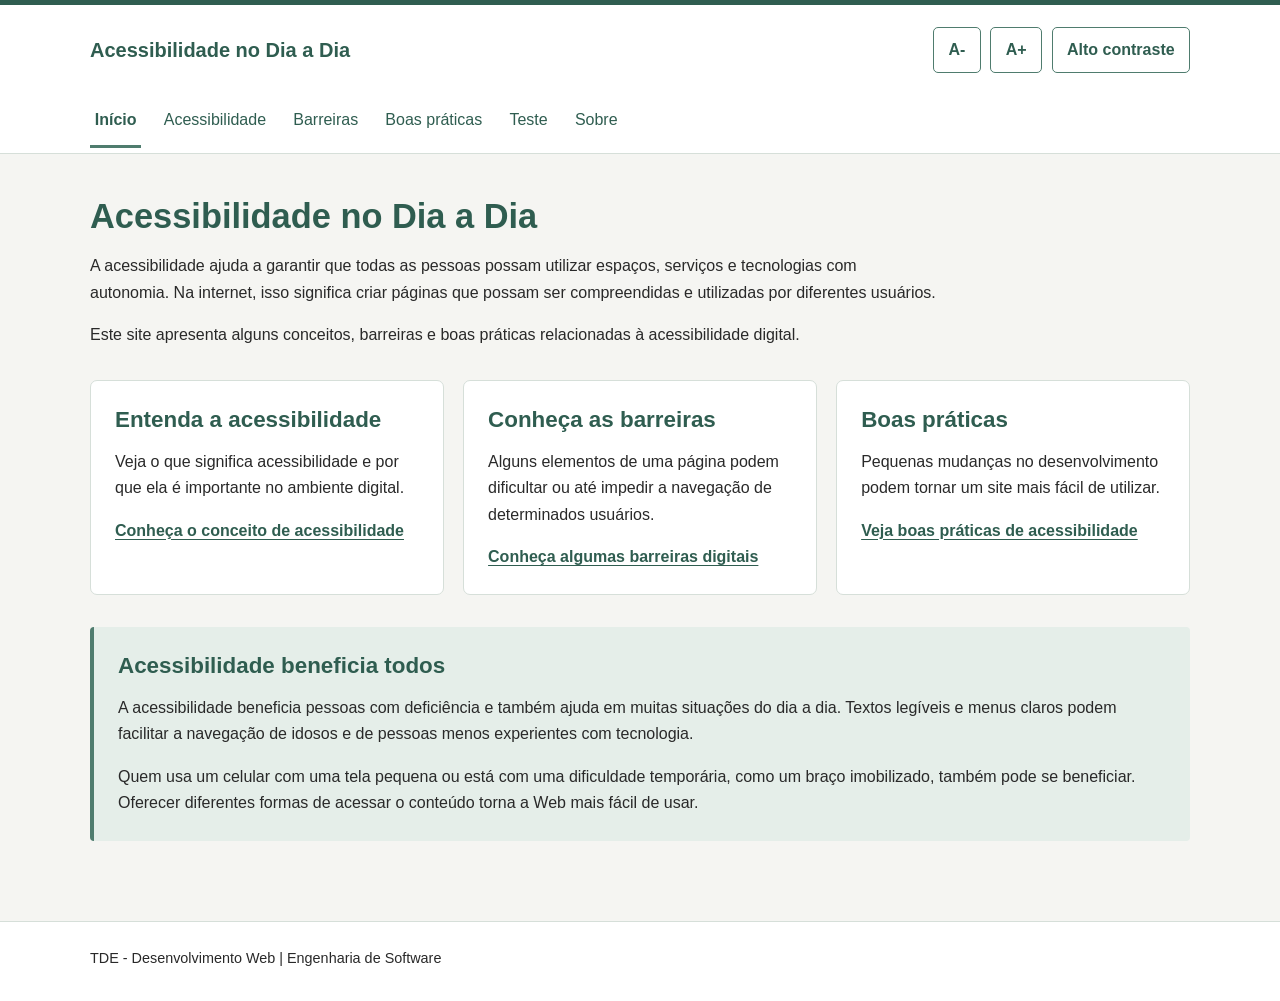
<file: index.html>
<!DOCTYPE html>
<html lang="pt-BR">
<head>
    <meta charset="UTF-8">
    <meta name="viewport" content="width=device-width, initial-scale=1.0">
    <title>Início | Acessibilidade no Dia a Dia</title>
    <link rel="stylesheet" href="css/style.css">
    <script src="js/script.js" defer></script>
</head>
<body>
    <a class="pular-conteudo" href="#conteudo">Pular para o conteúdo principal</a>
    <header class="cabecalho">
        <div class="container topo">
            <a class="nome-site" href="index.html">Acessibilidade no Dia a Dia</a>
            <div class="controles-acessibilidade" role="group" aria-label="Controles de acessibilidade">
                <button type="button" id="diminuir-fonte" aria-label="Diminuir tamanho do texto">A-</button>
                <button type="button" id="aumentar-fonte" aria-label="Aumentar tamanho do texto">A+</button>
                <button type="button" id="alternar-contraste" aria-pressed="false">Alto contraste</button>
            </div>
        </div>
        <nav class="container" aria-label="Menu principal">
            <ul class="menu">
                <li><a href="index.html" aria-current="page">Início</a></li>
                <li><a href="acessibilidade.html">Acessibilidade</a></li>
                <li><a href="barreiras.html">Barreiras</a></li>
                <li><a href="boas-praticas.html">Boas práticas</a></li>
                <li><a href="teste.html">Teste</a></li>
                <li><a href="sobre.html">Sobre</a></li>
            </ul>
        </nav>
    </header>
    <main id="conteudo" class="container" tabindex="-1">
        <section class="introducao">
            <h1>Acessibilidade no Dia a Dia</h1>
            <p>A acessibilidade ajuda a garantir que todas as pessoas possam utilizar espaços, serviços e tecnologias com autonomia. Na internet, isso significa criar páginas que possam ser compreendidas e utilizadas por diferentes usuários.</p>
            <p>Este site apresenta alguns conceitos, barreiras e boas práticas relacionadas à acessibilidade digital.</p>
        </section>
        <div class="cards">
            <section class="card">
                <h2>Entenda a acessibilidade</h2>
                <p>Veja o que significa acessibilidade e por que ela é importante no ambiente digital.</p>
                <a href="acessibilidade.html">Conheça o conceito de acessibilidade</a>
            </section>
            <section class="card">
                <h2>Conheça as barreiras</h2>
                <p>Alguns elementos de uma página podem dificultar ou até impedir a navegação de determinados usuários.</p>
                <a href="barreiras.html">Conheça algumas barreiras digitais</a>
            </section>
            <section class="card">
                <h2>Boas práticas</h2>
                <p>Pequenas mudanças no desenvolvimento podem tornar um site mais fácil de utilizar.</p>
                <a href="boas-praticas.html">Veja boas práticas de acessibilidade</a>
            </section>
        </div>
        <section class="destaque">
            <h2>Acessibilidade beneficia todos</h2>
            <p>A acessibilidade beneficia pessoas com deficiência e também ajuda em muitas situações do dia a dia. Textos legíveis e menus claros podem facilitar a navegação de idosos e de pessoas menos experientes com tecnologia.</p>
            <p>Quem usa um celular com uma tela pequena ou está com uma dificuldade temporária, como um braço imobilizado, também pode se beneficiar. Oferecer diferentes formas de acessar o conteúdo torna a Web mais fácil de usar.</p>
        </section>
    </main>
    <footer class="rodape">
        <div class="container">
            <p>TDE - Desenvolvimento Web | Engenharia de Software</p>
        </div>
    </footer>
</body>
</html>
</file>
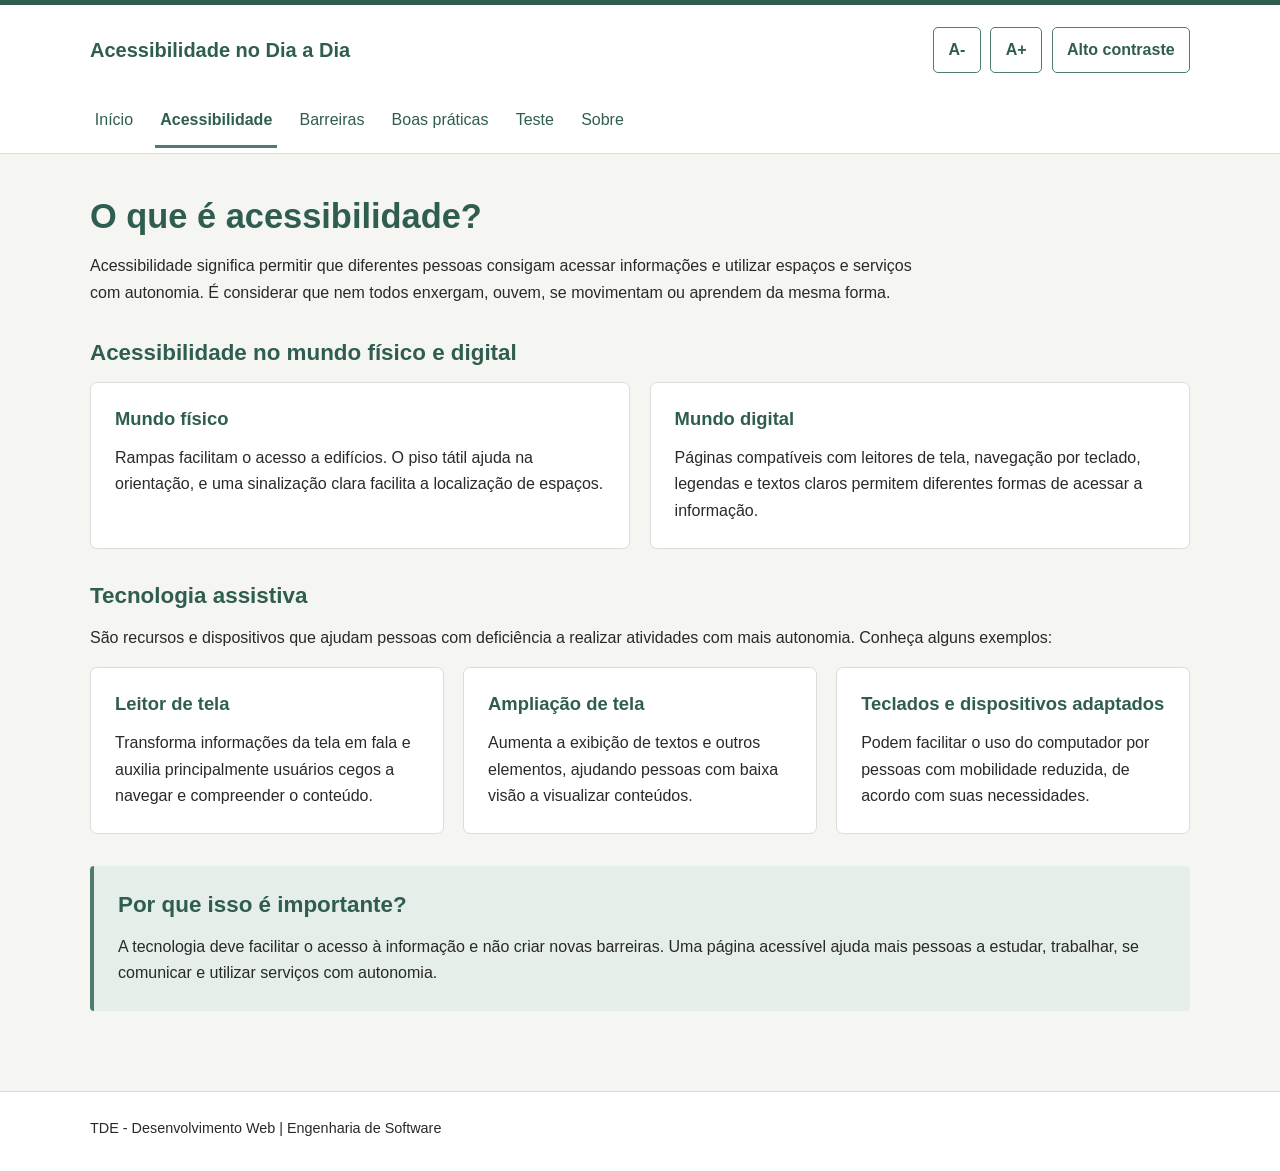
<file: acessibilidade.html>
<!DOCTYPE html>
<html lang="pt-BR">
<head>
    <meta charset="UTF-8">
    <meta name="viewport" content="width=device-width, initial-scale=1.0">
    <title>Acessibilidade | Acessibilidade no Dia a Dia</title>
    <link rel="stylesheet" href="css/style.css">
    <script src="js/script.js" defer></script>
</head>
<body>
    <a class="pular-conteudo" href="#conteudo">Pular para o conteúdo principal</a>
    <header class="cabecalho">
        <div class="container topo">
            <a class="nome-site" href="index.html">Acessibilidade no Dia a Dia</a>
            <div class="controles-acessibilidade" role="group" aria-label="Controles de acessibilidade">
                <button type="button" id="diminuir-fonte" aria-label="Diminuir tamanho do texto">A-</button>
                <button type="button" id="aumentar-fonte" aria-label="Aumentar tamanho do texto">A+</button>
                <button type="button" id="alternar-contraste" aria-pressed="false">Alto contraste</button>
            </div>
        </div>
        <nav class="container" aria-label="Menu principal">
            <ul class="menu">
                <li><a href="index.html">Início</a></li>
                <li><a href="acessibilidade.html" aria-current="page">Acessibilidade</a></li>
                <li><a href="barreiras.html">Barreiras</a></li>
                <li><a href="boas-praticas.html">Boas práticas</a></li>
                <li><a href="teste.html">Teste</a></li>
                <li><a href="sobre.html">Sobre</a></li>
            </ul>
        </nav>
    </header>
    <main id="conteudo" class="container" tabindex="-1">
        <section class="introducao">
            <h1>O que é acessibilidade?</h1>
            <p>Acessibilidade significa permitir que diferentes pessoas consigam acessar informações e utilizar espaços e serviços com autonomia. É considerar que nem todos enxergam, ouvem, se movimentam ou aprendem da mesma forma.</p>
        </section>
        <section>
            <h2>Acessibilidade no mundo físico e digital</h2>
            <div class="cards duas-colunas">
                <div class="card">
                    <h3>Mundo físico</h3>
                    <p>Rampas facilitam o acesso a edifícios. O piso tátil ajuda na orientação, e uma sinalização clara facilita a localização de espaços.</p>
                </div>
                <div class="card">
                    <h3>Mundo digital</h3>
                    <p>Páginas compatíveis com leitores de tela, navegação por teclado, legendas e textos claros permitem diferentes formas de acessar a informação.</p>
                </div>
            </div>
        </section>
        <section>
            <h2>Tecnologia assistiva</h2>
            <p>São recursos e dispositivos que ajudam pessoas com deficiência a realizar atividades com mais autonomia. Conheça alguns exemplos:</p>
            <div class="cards">
                <div class="card">
                    <h3>Leitor de tela</h3>
                    <p>Transforma informações da tela em fala e auxilia principalmente usuários cegos a navegar e compreender o conteúdo.</p>
                </div>
                <div class="card">
                    <h3>Ampliação de tela</h3>
                    <p>Aumenta a exibição de textos e outros elementos, ajudando pessoas com baixa visão a visualizar conteúdos.</p>
                </div>
                <div class="card">
                    <h3>Teclados e dispositivos adaptados</h3>
                    <p>Podem facilitar o uso do computador por pessoas com mobilidade reduzida, de acordo com suas necessidades.</p>
                </div>
            </div>
        </section>
        <section class="destaque">
            <h2>Por que isso é importante?</h2>
            <p>A tecnologia deve facilitar o acesso à informação e não criar novas barreiras. Uma página acessível ajuda mais pessoas a estudar, trabalhar, se comunicar e utilizar serviços com autonomia.</p>
        </section>
    </main>
    <footer class="rodape">
        <div class="container">
            <p>TDE - Desenvolvimento Web | Engenharia de Software</p>
        </div>
    </footer>
</body>
</html>
</file>
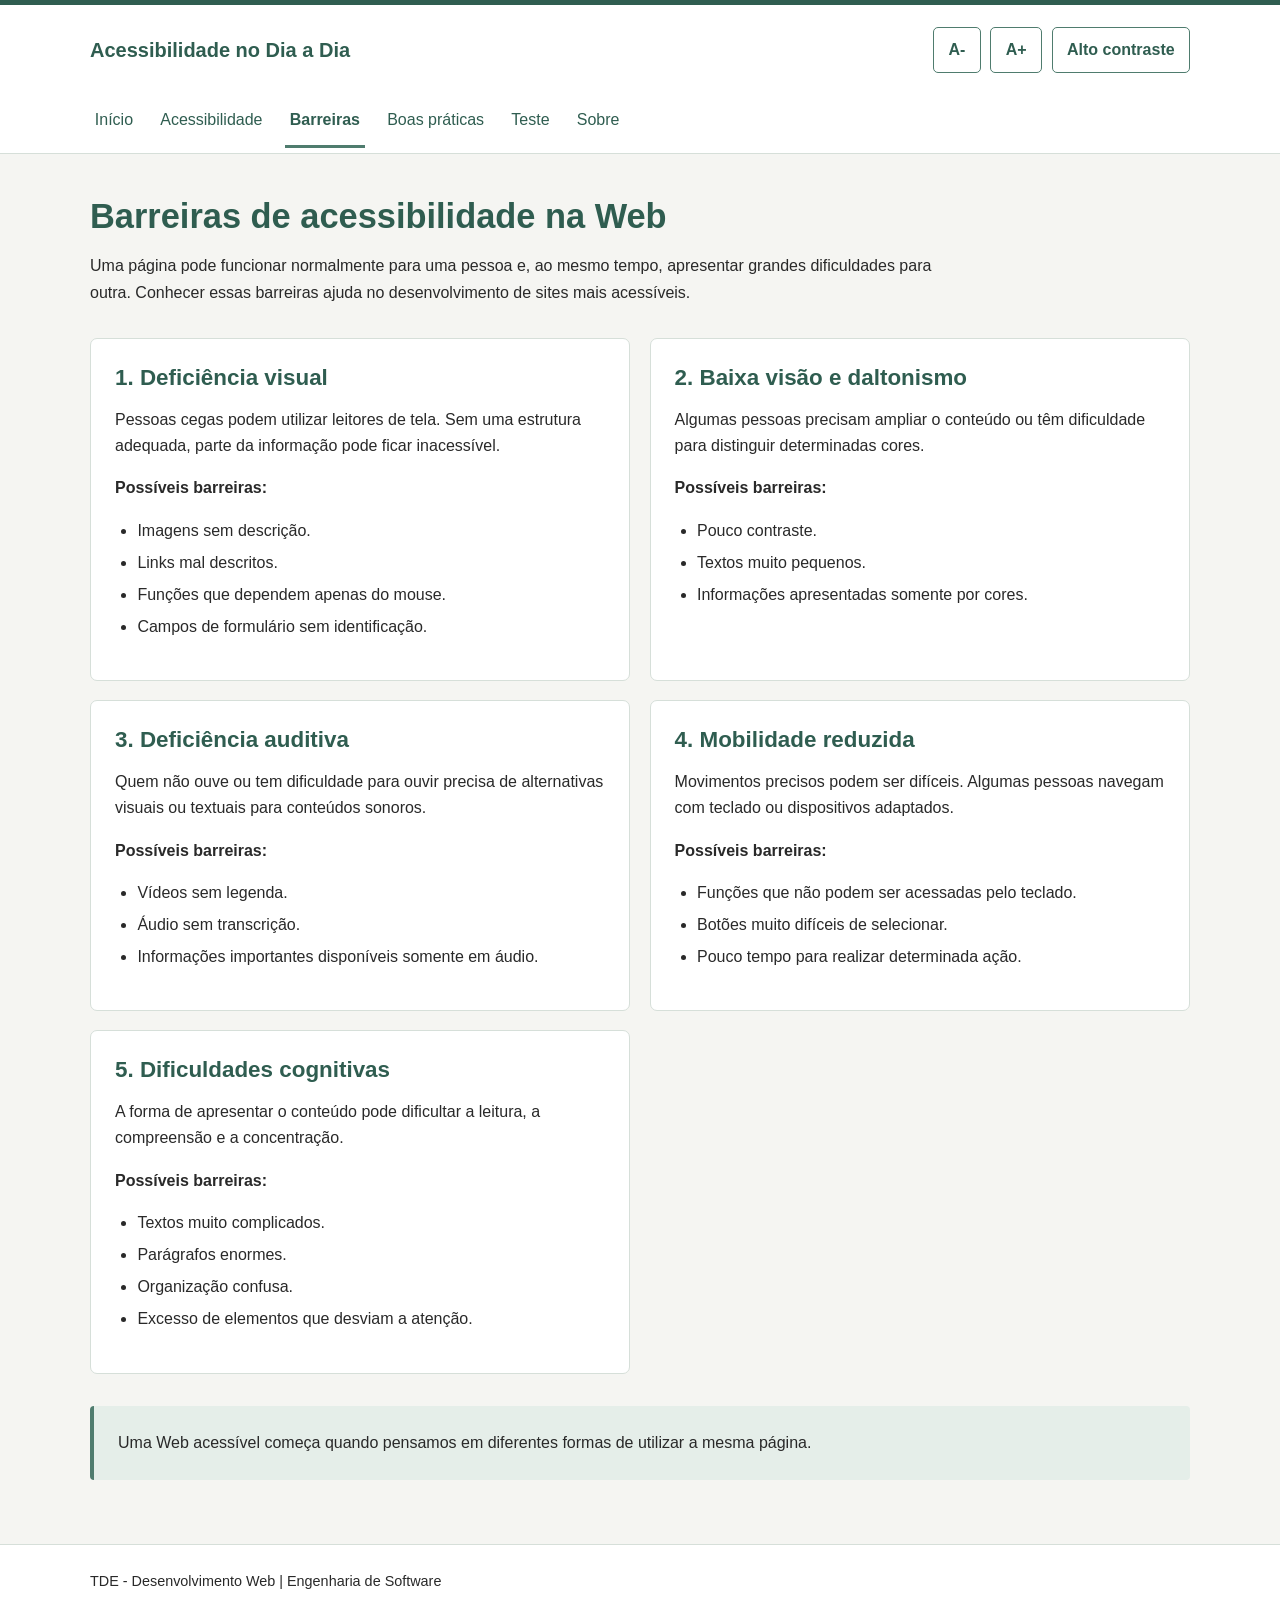
<file: barreiras.html>
<!DOCTYPE html>
<html lang="pt-BR">
<head>
    <meta charset="UTF-8">
    <meta name="viewport" content="width=device-width, initial-scale=1.0">
    <title>Barreiras | Acessibilidade no Dia a Dia</title>
    <link rel="stylesheet" href="css/style.css">
    <script src="js/script.js" defer></script>
</head>
<body>
    <a class="pular-conteudo" href="#conteudo">Pular para o conteúdo principal</a>
    <header class="cabecalho">
        <div class="container topo">
            <a class="nome-site" href="index.html">Acessibilidade no Dia a Dia</a>
            <div class="controles-acessibilidade" role="group" aria-label="Controles de acessibilidade">
                <button type="button" id="diminuir-fonte" aria-label="Diminuir tamanho do texto">A-</button>
                <button type="button" id="aumentar-fonte" aria-label="Aumentar tamanho do texto">A+</button>
                <button type="button" id="alternar-contraste" aria-pressed="false">Alto contraste</button>
            </div>
        </div>
        <nav class="container" aria-label="Menu principal">
            <ul class="menu">
                <li><a href="index.html">Início</a></li>
                <li><a href="acessibilidade.html">Acessibilidade</a></li>
                <li><a href="barreiras.html" aria-current="page">Barreiras</a></li>
                <li><a href="boas-praticas.html">Boas práticas</a></li>
                <li><a href="teste.html">Teste</a></li>
                <li><a href="sobre.html">Sobre</a></li>
            </ul>
        </nav>
    </header>
    <main id="conteudo" class="container" tabindex="-1">
        <section class="introducao">
            <h1>Barreiras de acessibilidade na Web</h1>
            <p>Uma página pode funcionar normalmente para uma pessoa e, ao mesmo tempo, apresentar grandes dificuldades para outra. Conhecer essas barreiras ajuda no desenvolvimento de sites mais acessíveis.</p>
        </section>
        <div class="cards duas-colunas">
            <section class="card">
                <h2>1. Deficiência visual</h2>
                <p>Pessoas cegas podem utilizar leitores de tela. Sem uma estrutura adequada, parte da informação pode ficar inacessível.</p>
                <p><strong>Possíveis barreiras:</strong></p>
                <ul>
                    <li>Imagens sem descrição.</li>
                    <li>Links mal descritos.</li>
                    <li>Funções que dependem apenas do mouse.</li>
                    <li>Campos de formulário sem identificação.</li>
                </ul>
            </section>
            <section class="card">
                <h2>2. Baixa visão e daltonismo</h2>
                <p>Algumas pessoas precisam ampliar o conteúdo ou têm dificuldade para distinguir determinadas cores.</p>
                <p><strong>Possíveis barreiras:</strong></p>
                <ul>
                    <li>Pouco contraste.</li>
                    <li>Textos muito pequenos.</li>
                    <li>Informações apresentadas somente por cores.</li>
                </ul>
            </section>
            <section class="card">
                <h2>3. Deficiência auditiva</h2>
                <p>Quem não ouve ou tem dificuldade para ouvir precisa de alternativas visuais ou textuais para conteúdos sonoros.</p>
                <p><strong>Possíveis barreiras:</strong></p>
                <ul>
                    <li>Vídeos sem legenda.</li>
                    <li>Áudio sem transcrição.</li>
                    <li>Informações importantes disponíveis somente em áudio.</li>
                </ul>
            </section>
            <section class="card">
                <h2>4. Mobilidade reduzida</h2>
                <p>Movimentos precisos podem ser difíceis. Algumas pessoas navegam com teclado ou dispositivos adaptados.</p>
                <p><strong>Possíveis barreiras:</strong></p>
                <ul>
                    <li>Funções que não podem ser acessadas pelo teclado.</li>
                    <li>Botões muito difíceis de selecionar.</li>
                    <li>Pouco tempo para realizar determinada ação.</li>
                </ul>
            </section>
            <section class="card">
                <h2>5. Dificuldades cognitivas</h2>
                <p>A forma de apresentar o conteúdo pode dificultar a leitura, a compreensão e a concentração.</p>
                <p><strong>Possíveis barreiras:</strong></p>
                <ul>
                    <li>Textos muito complicados.</li>
                    <li>Parágrafos enormes.</li>
                    <li>Organização confusa.</li>
                    <li>Excesso de elementos que desviam a atenção.</li>
                </ul>
            </section>
        </div>
        <p class="destaque">Uma Web acessível começa quando pensamos em diferentes formas de utilizar a mesma página.</p>
    </main>
    <footer class="rodape">
        <div class="container">
            <p>TDE - Desenvolvimento Web | Engenharia de Software</p>
        </div>
    </footer>
</body>
</html>
</file>
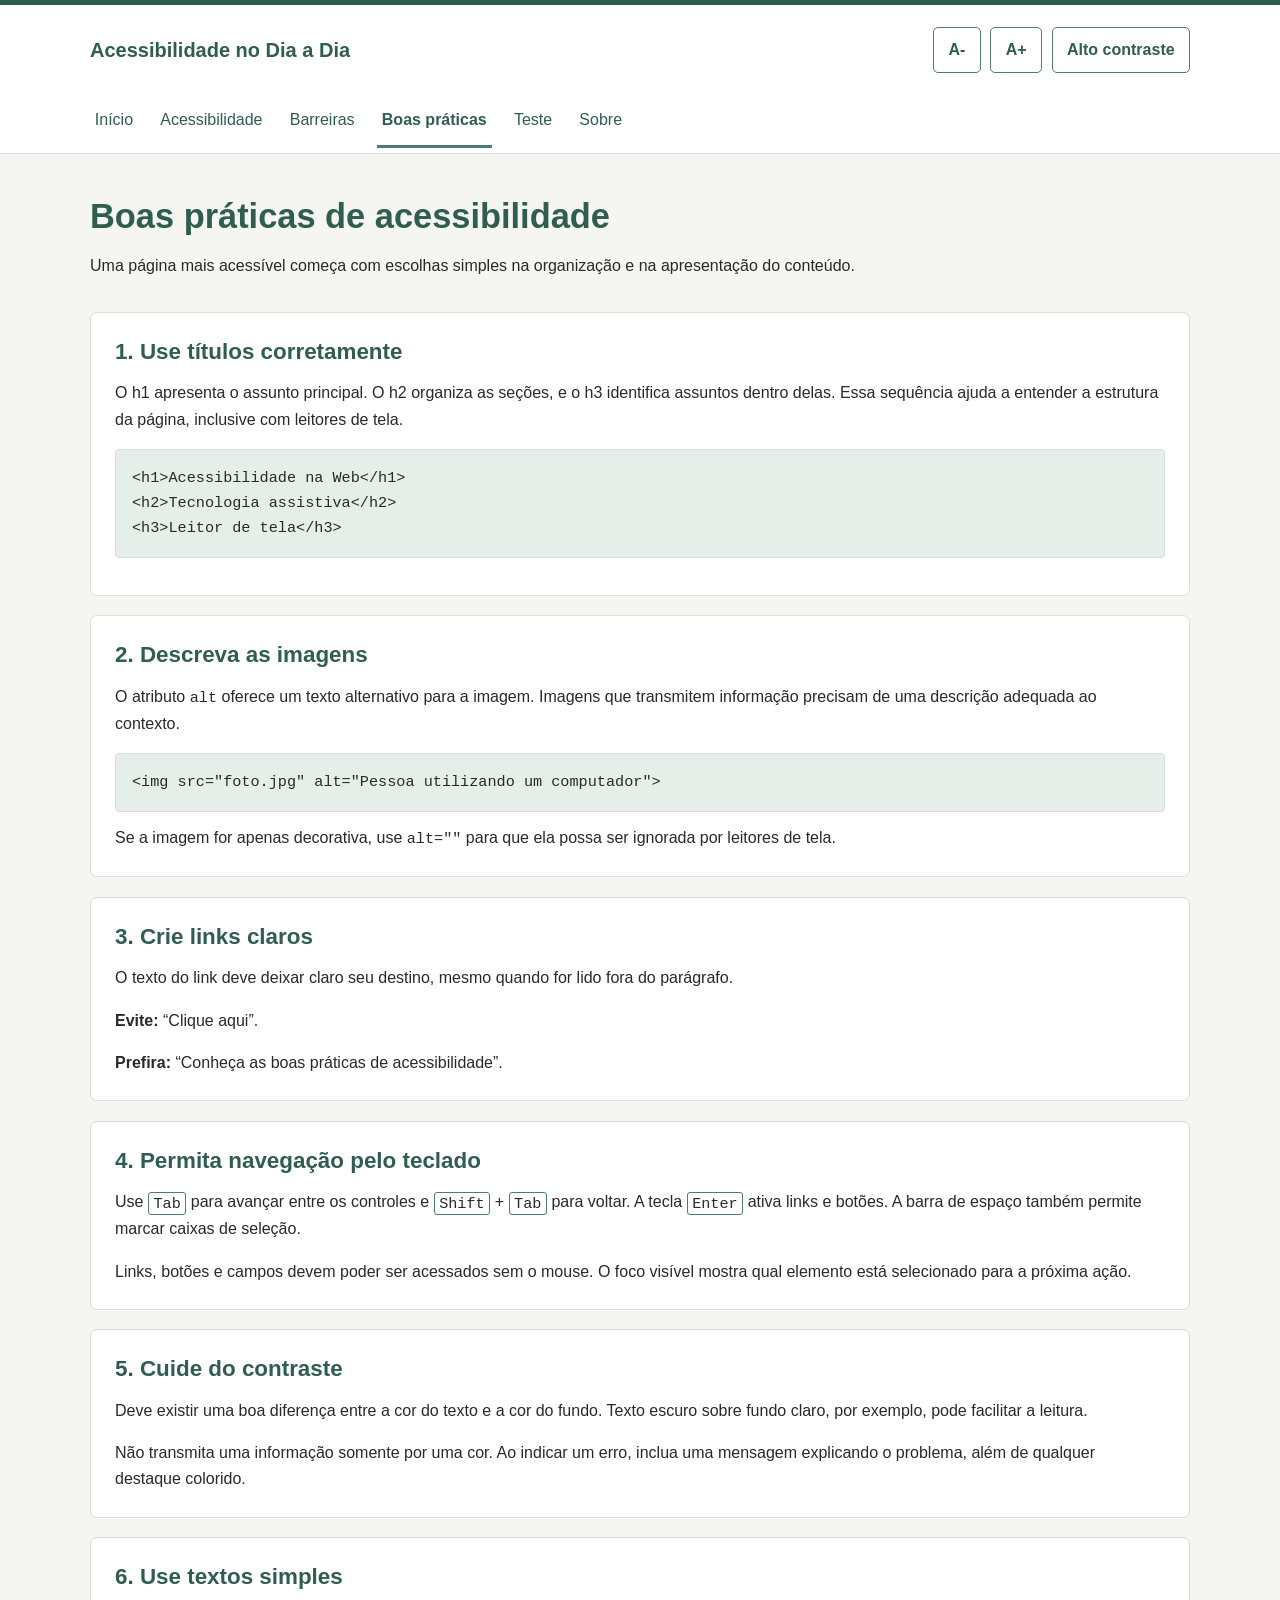
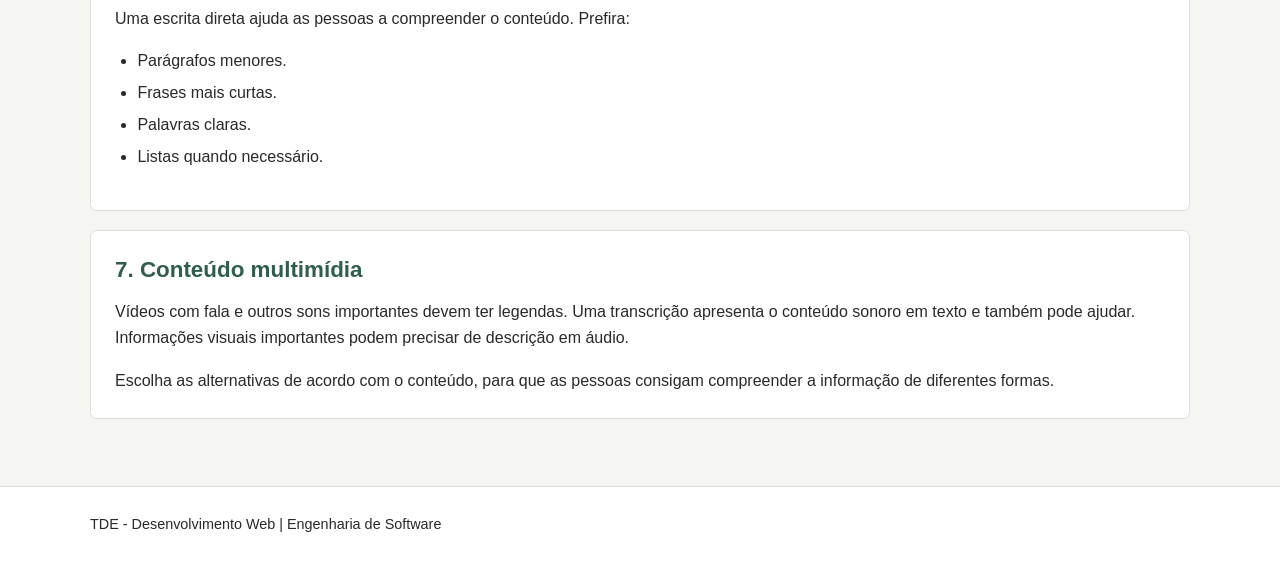
<file: boas-praticas.html>
<!DOCTYPE html>
<html lang="pt-BR">
<head>
    <meta charset="UTF-8">
    <meta name="viewport" content="width=device-width, initial-scale=1.0">
    <title>Boas práticas | Acessibilidade no Dia a Dia</title>
    <link rel="stylesheet" href="css/style.css">
    <script src="js/script.js" defer></script>
</head>
<body>
    <a class="pular-conteudo" href="#conteudo">Pular para o conteúdo principal</a>
    <header class="cabecalho">
        <div class="container topo">
            <a class="nome-site" href="index.html">Acessibilidade no Dia a Dia</a>
            <div class="controles-acessibilidade" role="group" aria-label="Controles de acessibilidade">
                <button type="button" id="diminuir-fonte" aria-label="Diminuir tamanho do texto">A-</button>
                <button type="button" id="aumentar-fonte" aria-label="Aumentar tamanho do texto">A+</button>
                <button type="button" id="alternar-contraste" aria-pressed="false">Alto contraste</button>
            </div>
        </div>
        <nav class="container" aria-label="Menu principal">
            <ul class="menu">
                <li><a href="index.html">Início</a></li>
                <li><a href="acessibilidade.html">Acessibilidade</a></li>
                <li><a href="barreiras.html">Barreiras</a></li>
                <li><a href="boas-praticas.html" aria-current="page">Boas práticas</a></li>
                <li><a href="teste.html">Teste</a></li>
                <li><a href="sobre.html">Sobre</a></li>
            </ul>
        </nav>
    </header>
    <main id="conteudo" class="container" tabindex="-1">
        <section class="introducao">
            <h1>Boas práticas de acessibilidade</h1>
            <p>Uma página mais acessível começa com escolhas simples na organização e na apresentação do conteúdo.</p>
        </section>
        <section class="card pratica">
            <h2>1. Use títulos corretamente</h2>
            <p>O h1 apresenta o assunto principal. O h2 organiza as seções, e o h3 identifica assuntos dentro delas. Essa sequência ajuda a entender a estrutura da página, inclusive com leitores de tela.</p>
            <pre><code>&lt;h1&gt;Acessibilidade na Web&lt;/h1&gt;
&lt;h2&gt;Tecnologia assistiva&lt;/h2&gt;
&lt;h3&gt;Leitor de tela&lt;/h3&gt;</code></pre>
        </section>
        <section class="card pratica">
            <h2>2. Descreva as imagens</h2>
            <p>O atributo <code>alt</code> oferece um texto alternativo para a imagem. Imagens que transmitem informação precisam de uma descrição adequada ao contexto.</p>
            <pre><code>&lt;img src="foto.jpg" alt="Pessoa utilizando um computador"&gt;</code></pre>
            <p>Se a imagem for apenas decorativa, use <code>alt=""</code> para que ela possa ser ignorada por leitores de tela.</p>
        </section>
        <section class="card pratica">
            <h2>3. Crie links claros</h2>
            <p>O texto do link deve deixar claro seu destino, mesmo quando for lido fora do parágrafo.</p>
            <p><strong>Evite:</strong> “Clique aqui”.</p>
            <p><strong>Prefira:</strong> “Conheça as boas práticas de acessibilidade”.</p>
        </section>
        <section class="card pratica">
            <h2>4. Permita navegação pelo teclado</h2>
            <p>Use <kbd>Tab</kbd> para avançar entre os controles e <kbd>Shift</kbd> + <kbd>Tab</kbd> para voltar. A tecla <kbd>Enter</kbd> ativa links e botões. A barra de espaço também permite marcar caixas de seleção.</p>
            <p>Links, botões e campos devem poder ser acessados sem o mouse. O foco visível mostra qual elemento está selecionado para a próxima ação.</p>
        </section>
        <section class="card pratica">
            <h2>5. Cuide do contraste</h2>
            <p>Deve existir uma boa diferença entre a cor do texto e a cor do fundo. Texto escuro sobre fundo claro, por exemplo, pode facilitar a leitura.</p>
            <p>Não transmita uma informação somente por uma cor. Ao indicar um erro, inclua uma mensagem explicando o problema, além de qualquer destaque colorido.</p>
        </section>
        <section class="card pratica">
            <h2>6. Use textos simples</h2>
            <p>Uma escrita direta ajuda as pessoas a compreender o conteúdo. Prefira:</p>
            <ul>
                <li>Parágrafos menores.</li>
                <li>Frases mais curtas.</li>
                <li>Palavras claras.</li>
                <li>Listas quando necessário.</li>
            </ul>
        </section>
        <section class="card pratica">
            <h2>7. Conteúdo multimídia</h2>
            <p>Vídeos com fala e outros sons importantes devem ter legendas. Uma transcrição apresenta o conteúdo sonoro em texto e também pode ajudar. Informações visuais importantes podem precisar de descrição em áudio.</p>
            <p>Escolha as alternativas de acordo com o conteúdo, para que as pessoas consigam compreender a informação de diferentes formas.</p>
        </section>
    </main>
    <footer class="rodape">
        <div class="container">
            <p>TDE - Desenvolvimento Web | Engenharia de Software</p>
        </div>
    </footer>
</body>
</html>
</file>
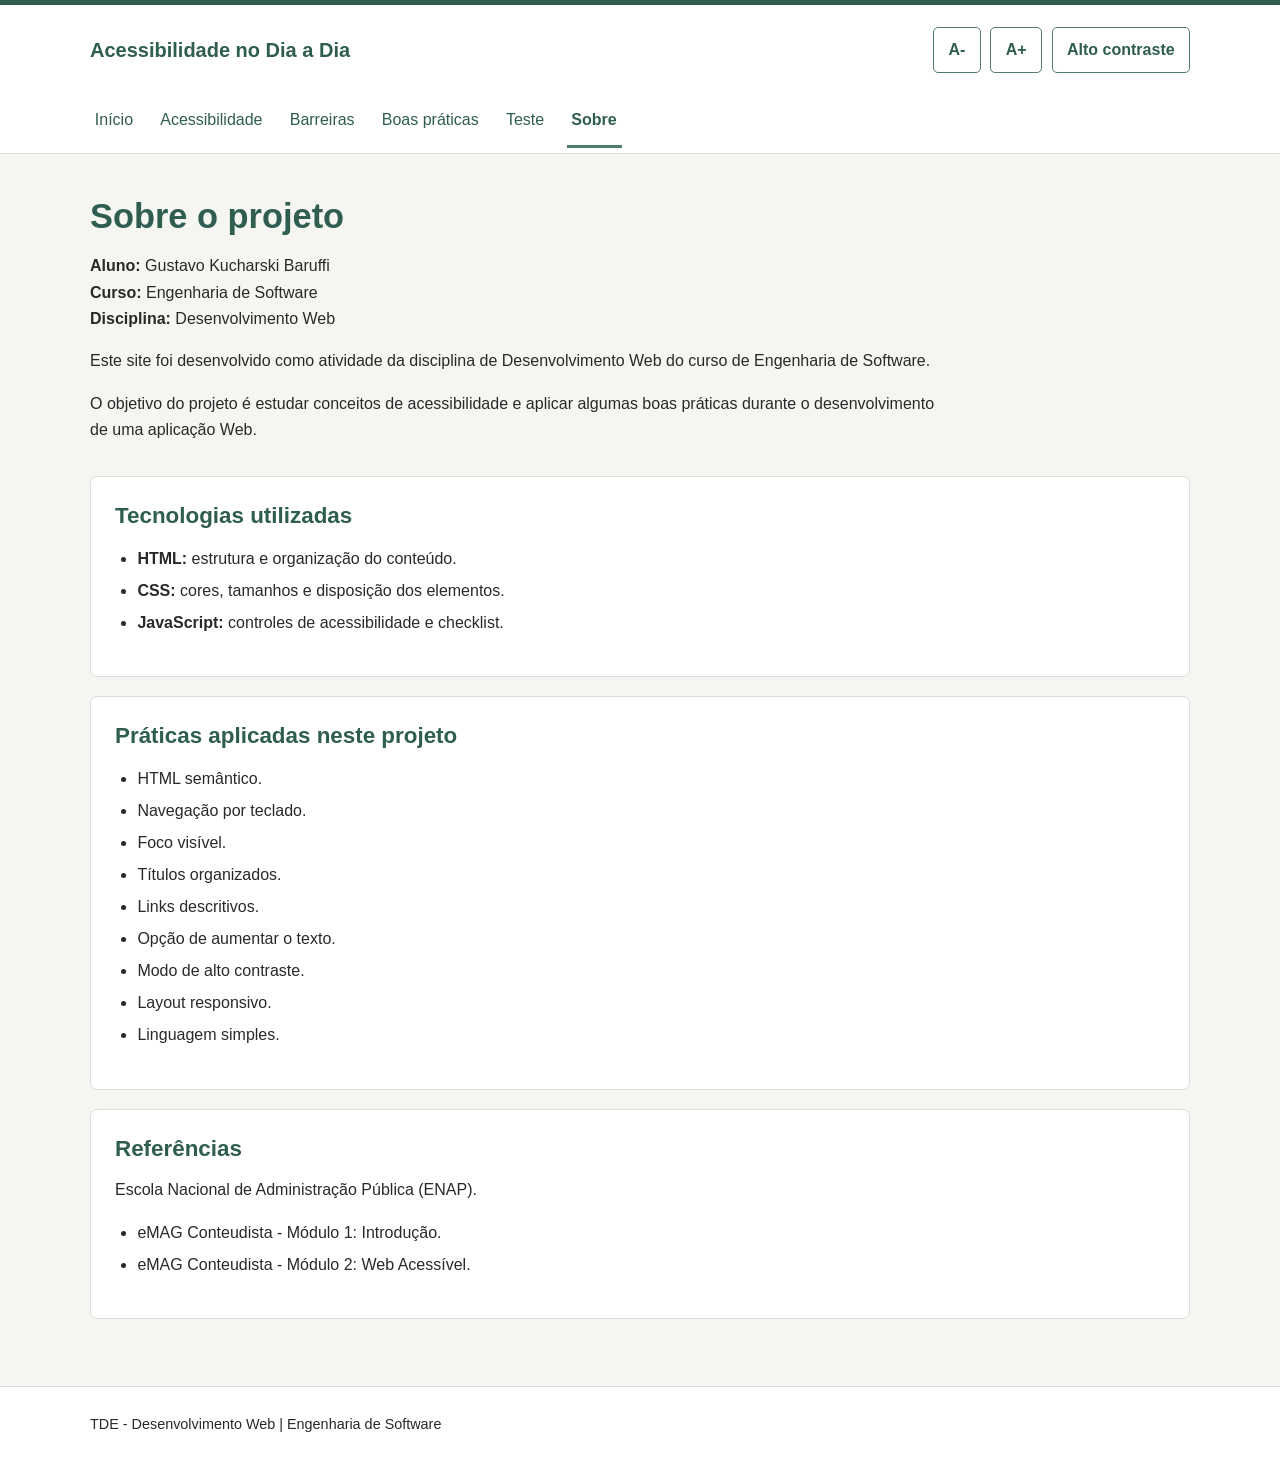
<file: sobre.html>
<!DOCTYPE html>
<html lang="pt-BR">
<head>
    <meta charset="UTF-8">
    <meta name="viewport" content="width=device-width, initial-scale=1.0">
    <title>Sobre | Acessibilidade no Dia a Dia</title>
    <link rel="stylesheet" href="css/style.css">
    <script src="js/script.js" defer></script>
</head>
<body>
    <a class="pular-conteudo" href="#conteudo">Pular para o conteúdo principal</a>
    <header class="cabecalho">
        <div class="container topo">
            <a class="nome-site" href="index.html">Acessibilidade no Dia a Dia</a>
            <div class="controles-acessibilidade" role="group" aria-label="Controles de acessibilidade">
                <button type="button" id="diminuir-fonte" aria-label="Diminuir tamanho do texto">A-</button>
                <button type="button" id="aumentar-fonte" aria-label="Aumentar tamanho do texto">A+</button>
                <button type="button" id="alternar-contraste" aria-pressed="false">Alto contraste</button>
            </div>
        </div>
        <nav class="container" aria-label="Menu principal">
            <ul class="menu">
                <li><a href="index.html">Início</a></li>
                <li><a href="acessibilidade.html">Acessibilidade</a></li>
                <li><a href="barreiras.html">Barreiras</a></li>
                <li><a href="boas-praticas.html">Boas práticas</a></li>
                <li><a href="teste.html">Teste</a></li>
                <li><a href="sobre.html" aria-current="page">Sobre</a></li>
            </ul>
        </nav>
    </header>
    <main id="conteudo" class="container" tabindex="-1">
        <section class="introducao">
            <h1>Sobre o projeto</h1>
            <p><strong>Aluno:</strong> Gustavo Kucharski Baruffi<br>
                <strong>Curso:</strong> Engenharia de Software<br>
                <strong>Disciplina:</strong> Desenvolvimento Web</p>
            <p>Este site foi desenvolvido como atividade da disciplina de Desenvolvimento Web do curso de Engenharia de Software.</p>
            <p>O objetivo do projeto é estudar conceitos de acessibilidade e aplicar algumas boas práticas durante o desenvolvimento de uma aplicação Web.</p>
        </section>
        <section class="card pratica">
            <h2>Tecnologias utilizadas</h2>
            <ul>
                <li><strong>HTML:</strong> estrutura e organização do conteúdo.</li>
                <li><strong>CSS:</strong> cores, tamanhos e disposição dos elementos.</li>
                <li><strong>JavaScript:</strong> controles de acessibilidade e checklist.</li>
            </ul>
        </section>
        <section class="card pratica">
            <h2>Práticas aplicadas neste projeto</h2>
            <ul>
                <li>HTML semântico.</li>
                <li>Navegação por teclado.</li>
                <li>Foco visível.</li>
                <li>Títulos organizados.</li>
                <li>Links descritivos.</li>
                <li>Opção de aumentar o texto.</li>
                <li>Modo de alto contraste.</li>
                <li>Layout responsivo.</li>
                <li>Linguagem simples.</li>
            </ul>
        </section>
        <section class="card pratica">
            <h2>Referências</h2>
            <p>Escola Nacional de Administração Pública (ENAP).</p>
            <ul>
                <li>eMAG Conteudista - Módulo 1: Introdução.</li>
                <li>eMAG Conteudista - Módulo 2: Web Acessível.</li>
            </ul>
        </section>
    </main>
    <footer class="rodape">
        <div class="container">
            <p>TDE - Desenvolvimento Web | Engenharia de Software</p>
        </div>
    </footer>
</body>
</html>
</file>
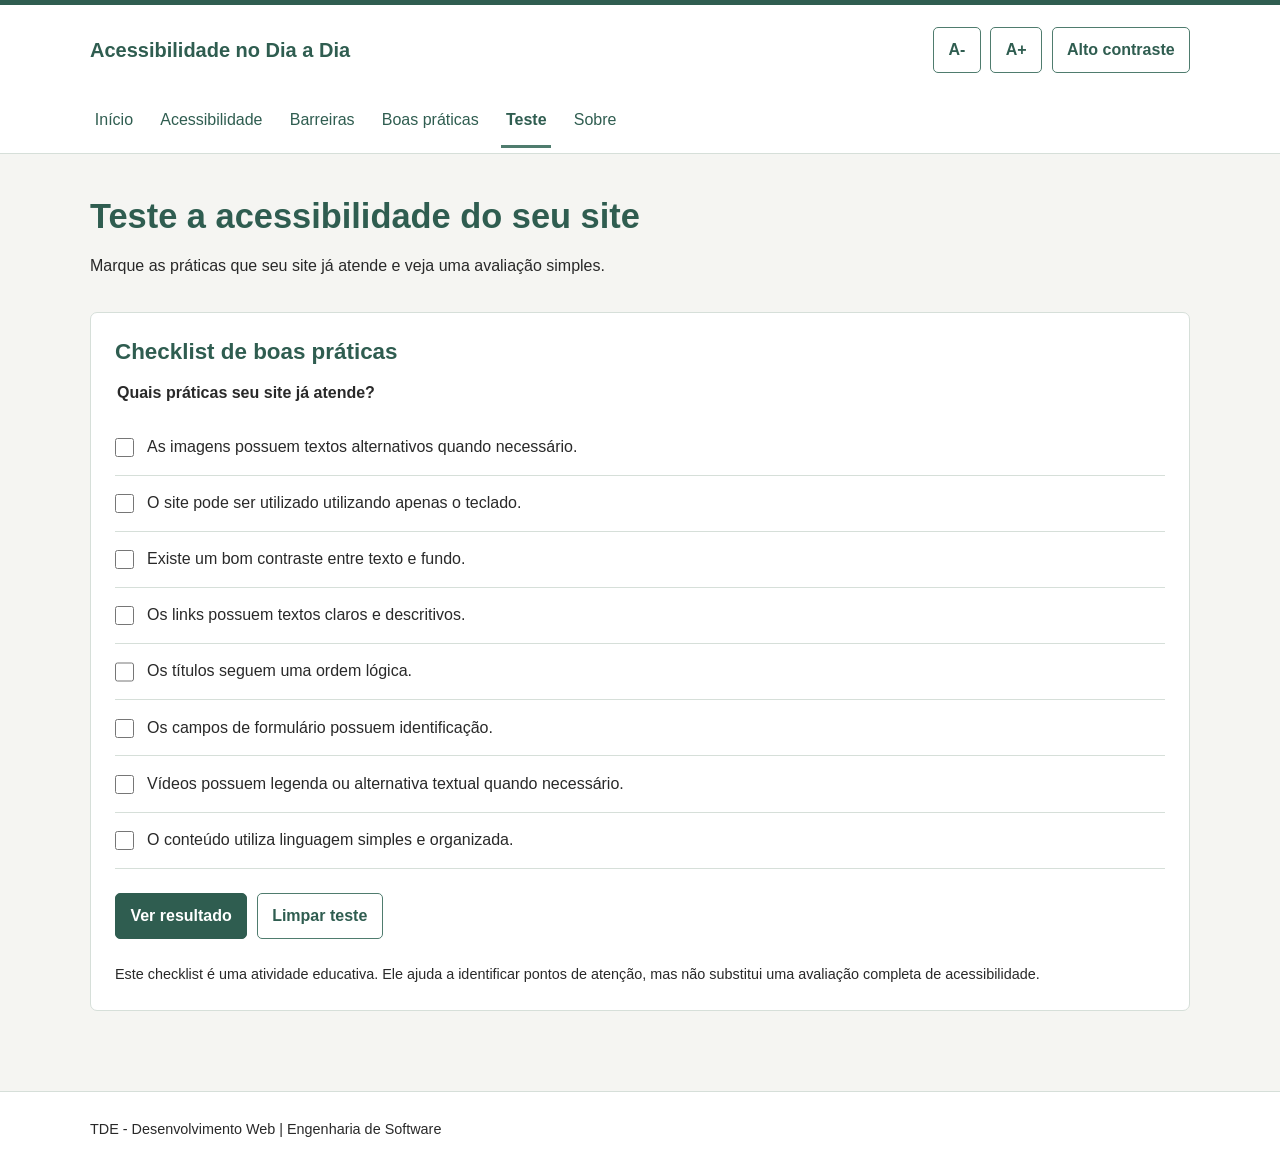
<file: teste.html>
<!DOCTYPE html>
<html lang="pt-BR">
<head>
    <meta charset="UTF-8">
    <meta name="viewport" content="width=device-width, initial-scale=1.0">
    <title>Teste | Acessibilidade no Dia a Dia</title>
    <link rel="stylesheet" href="css/style.css">
    <script src="js/script.js" defer></script>
</head>
<body>
    <a class="pular-conteudo" href="#conteudo">Pular para o conteúdo principal</a>
    <header class="cabecalho">
        <div class="container topo">
            <a class="nome-site" href="index.html">Acessibilidade no Dia a Dia</a>
            <div class="controles-acessibilidade" role="group" aria-label="Controles de acessibilidade">
                <button type="button" id="diminuir-fonte" aria-label="Diminuir tamanho do texto">A-</button>
                <button type="button" id="aumentar-fonte" aria-label="Aumentar tamanho do texto">A+</button>
                <button type="button" id="alternar-contraste" aria-pressed="false">Alto contraste</button>
            </div>
        </div>
        <nav class="container" aria-label="Menu principal">
            <ul class="menu">
                <li><a href="index.html">Início</a></li>
                <li><a href="acessibilidade.html">Acessibilidade</a></li>
                <li><a href="barreiras.html">Barreiras</a></li>
                <li><a href="boas-praticas.html">Boas práticas</a></li>
                <li><a href="teste.html" aria-current="page">Teste</a></li>
                <li><a href="sobre.html">Sobre</a></li>
            </ul>
        </nav>
    </header>
    <main id="conteudo" class="container" tabindex="-1">
        <section class="introducao">
            <h1>Teste a acessibilidade do seu site</h1>
            <p>Marque as práticas que seu site já atende e veja uma avaliação simples.</p>
        </section>
        <section class="card">
            <h2>Checklist de boas práticas</h2>
            <form id="formulario-teste">
                <fieldset class="checklist">
                    <legend>Quais práticas seu site já atende?</legend>
                    <label for="pratica-1"><input type="checkbox" id="pratica-1" name="praticas" value="1"> <span>As imagens possuem textos alternativos quando necessário.</span></label>
                    <label for="pratica-2"><input type="checkbox" id="pratica-2" name="praticas" value="2"> <span>O site pode ser utilizado utilizando apenas o teclado.</span></label>
                    <label for="pratica-3"><input type="checkbox" id="pratica-3" name="praticas" value="3"> <span>Existe um bom contraste entre texto e fundo.</span></label>
                    <label for="pratica-4"><input type="checkbox" id="pratica-4" name="praticas" value="4"> <span>Os links possuem textos claros e descritivos.</span></label>
                    <label for="pratica-5"><input type="checkbox" id="pratica-5" name="praticas" value="5"> <span>Os títulos seguem uma ordem lógica.</span></label>
                    <label for="pratica-6"><input type="checkbox" id="pratica-6" name="praticas" value="6"> <span>Os campos de formulário possuem identificação.</span></label>
                    <label for="pratica-7"><input type="checkbox" id="pratica-7" name="praticas" value="7"> <span>Vídeos possuem legenda ou alternativa textual quando necessário.</span></label>
                    <label for="pratica-8"><input type="checkbox" id="pratica-8" name="praticas" value="8"> <span>O conteúdo utiliza linguagem simples e organizada.</span></label>
                </fieldset>
                <div class="acoes">
                    <button type="submit" class="botao-principal">Ver resultado</button>
                    <button type="reset">Limpar teste</button>
                </div>
                <div id="resultado" class="resultado" aria-live="polite" aria-atomic="true"></div>
            </form>
            <p class="observacao">Este checklist é uma atividade educativa. Ele ajuda a identificar pontos de atenção, mas não substitui uma avaliação completa de acessibilidade.</p>
        </section>
    </main>
    <footer class="rodape">
        <div class="container">
            <p>TDE - Desenvolvimento Web | Engenharia de Software</p>
        </div>
    </footer>
</body>
</html>
</file>
<file: css/style.css>
/* Base e navegação por teclado */
* { box-sizing: border-box; }
html { font-size: 100%; }
html.fonte-menor { font-size: 90%; }
html.fonte-maior { font-size: 112.5%; }
html.fonte-maxima { font-size: 125%; }
body {
    margin: 0;
    background: #F5F5F2;
    color: #292929;
    font-family: Arial, sans-serif;
    line-height: 1.65;
}
a { color: #2F5D50; text-underline-offset: 0.2em; }
a:hover { text-decoration-thickness: 2px; }
:focus { outline: 3px solid #b34800; outline-offset: 4px; }
.container { width: 90%; max-width: 1100px; margin: 0 auto; }
.pular-conteudo {
    position: absolute;
    top: -200px;
    left: 1rem;
    z-index: 10;
    padding: 0.8rem 1rem;
    background: #fff;
    color: #2F5D50;
}
.pular-conteudo:focus { top: 1rem; }

/* Cabeçalho e controles */
.cabecalho { background: #fff; border-top: 5px solid #2F5D50; border-bottom: 1px solid #d6dfd9; }
.topo { display: flex; align-items: center; justify-content: space-between; gap: 1.5rem; padding: 1.4rem 0; }
.nome-site { color: #2F5D50; font-size: 1.25rem; font-weight: bold; text-decoration: none; }
.controles-acessibilidade, .acoes { display: flex; flex-wrap: wrap; gap: 0.6rem; }
button {
    min-height: 44px;
    padding: 0.55rem 0.9rem;
    border: 1px solid #4F7C6E;
    border-radius: 5px;
    background: #fff;
    color: #2F5D50;
    font: inherit;
    font-weight: bold;
    cursor: pointer;
}
button:hover { background: #E5EEE9; }
.menu { display: flex; flex-wrap: wrap; gap: 0.3rem 1.1rem; list-style: none; margin: 0; padding: 0; }
.menu a { display: block; padding: 0.7rem 0.3rem; text-decoration: none; border-bottom: 3px solid transparent; }
.menu a:hover { text-decoration: underline; }
.menu a[aria-current="page"] { color: #2F5D50; border-bottom-color: #4F7C6E; font-weight: bold; }

/* Conteúdo e cards */
main { padding-top: 2.5rem; padding-bottom: 3rem; min-height: 65vh; }
h1, h2, h3 { color: #2F5D50; line-height: 1.3; margin: 0 0 0.9rem; }
h1 { font-size: 2.15rem; }
h2 { font-size: 1.4rem; }
h3 { font-size: 1.15rem; }
p { margin: 0 0 1rem; }
section { margin-bottom: 2rem; }
.introducao { max-width: 850px; }
.cards { display: grid; grid-template-columns: repeat(3, minmax(0, 1fr)); gap: 1.2rem; margin-bottom: 2rem; }
.duas-colunas { grid-template-columns: repeat(2, minmax(0, 1fr)); }
.card { background: #fff; border: 1px solid #d6dfd9; border-radius: 7px; padding: 1.5rem; }
.cards .card { margin-bottom: 0; }
.card p:last-child, .destaque p:last-child { margin-bottom: 0; }
.card a { font-weight: bold; }
.destaque { background: #E5EEE9; border-left: 4px solid #4F7C6E; border-radius: 4px; padding: 1.5rem; margin-top: 2rem; }
.pratica { margin-bottom: 1.2rem; }
ul { padding-left: 1.4rem; }
li { margin-bottom: 0.35rem; }
pre { background: #E5EEE9; border: 1px solid #d6dfd9; border-radius: 4px; padding: 1rem; white-space: pre-wrap; overflow-wrap: anywhere; }
code, kbd { font-family: Consolas, monospace; font-size: 0.95em; }
kbd { border: 1px solid #4F7C6E; border-radius: 3px; padding: 0.1em 0.3em; }

/* Checklist */
.checklist { border: 0; margin: 0 0 1.5rem; padding: 0; min-width: 0; }
.checklist legend { font-weight: bold; margin-bottom: 0.8rem; }
.checklist label { display: flex; align-items: flex-start; gap: 0.8rem; padding: 0.9rem 0; border-bottom: 1px solid #d6dfd9; cursor: pointer; }
.checklist input { width: 1.2rem; height: 1.2rem; margin: 0.25rem 0 0; flex-shrink: 0; accent-color: #2F5D50; }
.botao-principal { background: #2F5D50; color: #fff; border-color: #2F5D50; }
.botao-principal:hover { background: #2F5D50; }
.resultado:not(:empty) { margin-top: 1.5rem; padding: 1.2rem; background: #E5EEE9; border-left: 4px solid #4F7C6E; white-space: pre-line; }
.observacao { font-size: 0.9rem; margin-top: 1.5rem; }

/* Rodapé */
.rodape { border-top: 1px solid #d6dfd9; background: #fff; padding: 1.6rem 0; font-size: 0.9rem; }
.rodape p { margin-bottom: 0.3rem; }

/* Alto contraste */
body.alto-contraste { background: #101010; color: #fff; }
.alto-contraste .cabecalho, .alto-contraste .card, .alto-contraste .rodape,
.alto-contraste .destaque, .alto-contraste pre, .alto-contraste .resultado:not(:empty) {
    background: #101010;
    color: #fff;
    border-color: #fff;
}
.alto-contraste h1, .alto-contraste h2, .alto-contraste h3 { color: #fff; }
.alto-contraste a, .alto-contraste .menu a[aria-current="page"] { color: #ffeb66; }
.alto-contraste .menu a[aria-current="page"] { border-bottom-color: #ffeb66; }
.alto-contraste button, .alto-contraste .pular-conteudo { background: #101010; color: #ffeb66; border-color: #ffeb66; }
.alto-contraste button:hover { background: #333; }
.alto-contraste :focus { outline-color: #ffeb66; }
.alto-contraste input { accent-color: #ffeb66; }
.alto-contraste kbd, .alto-contraste .checklist label { border-color: #fff; }

/* Celulares e telas menores */
@media (max-width: 700px) {
    .topo { flex-direction: column; align-items: flex-start; gap: 1rem; }
    .menu { gap: 0.2rem 0.8rem; }
    .cards, .duas-colunas { grid-template-columns: 1fr; }
    h1 { font-size: 1.8rem; }
    main { padding-top: 1.8rem; }
    .card, .destaque { padding: 1.2rem; }
}
</file>
